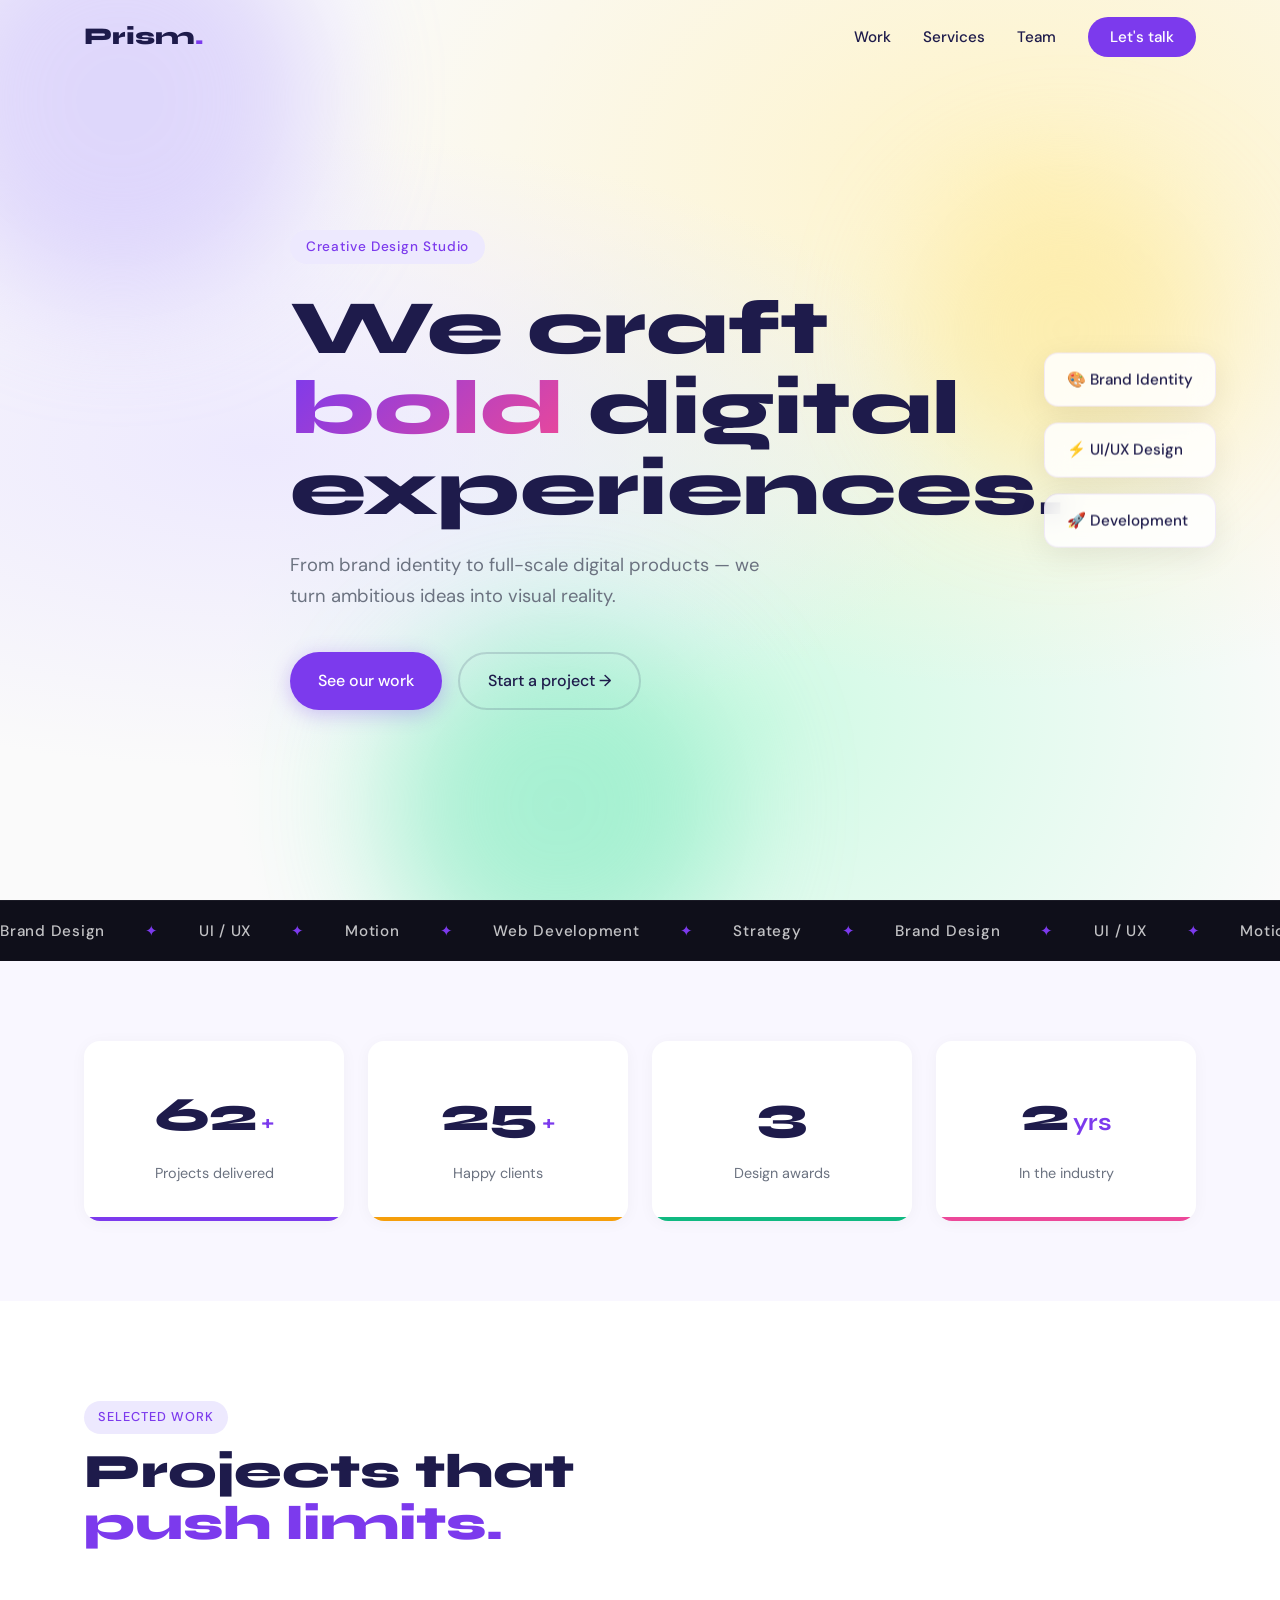
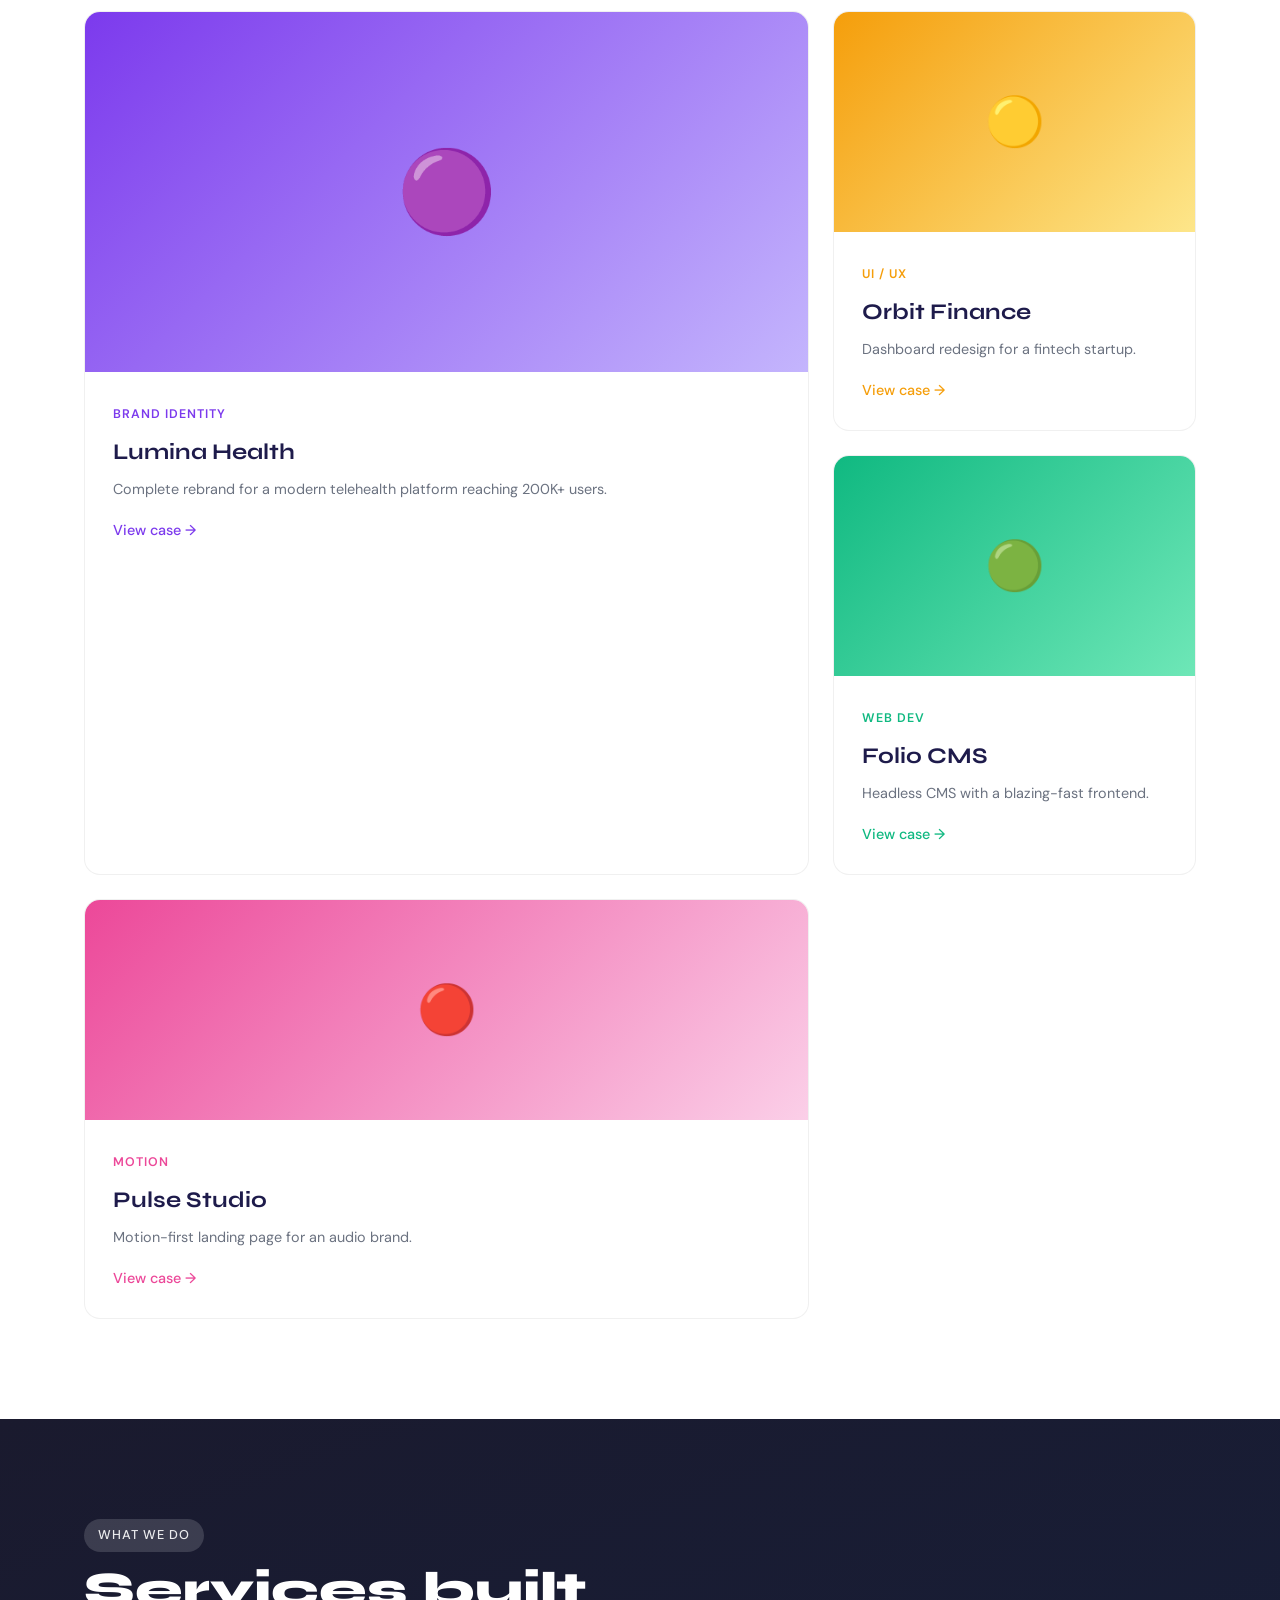
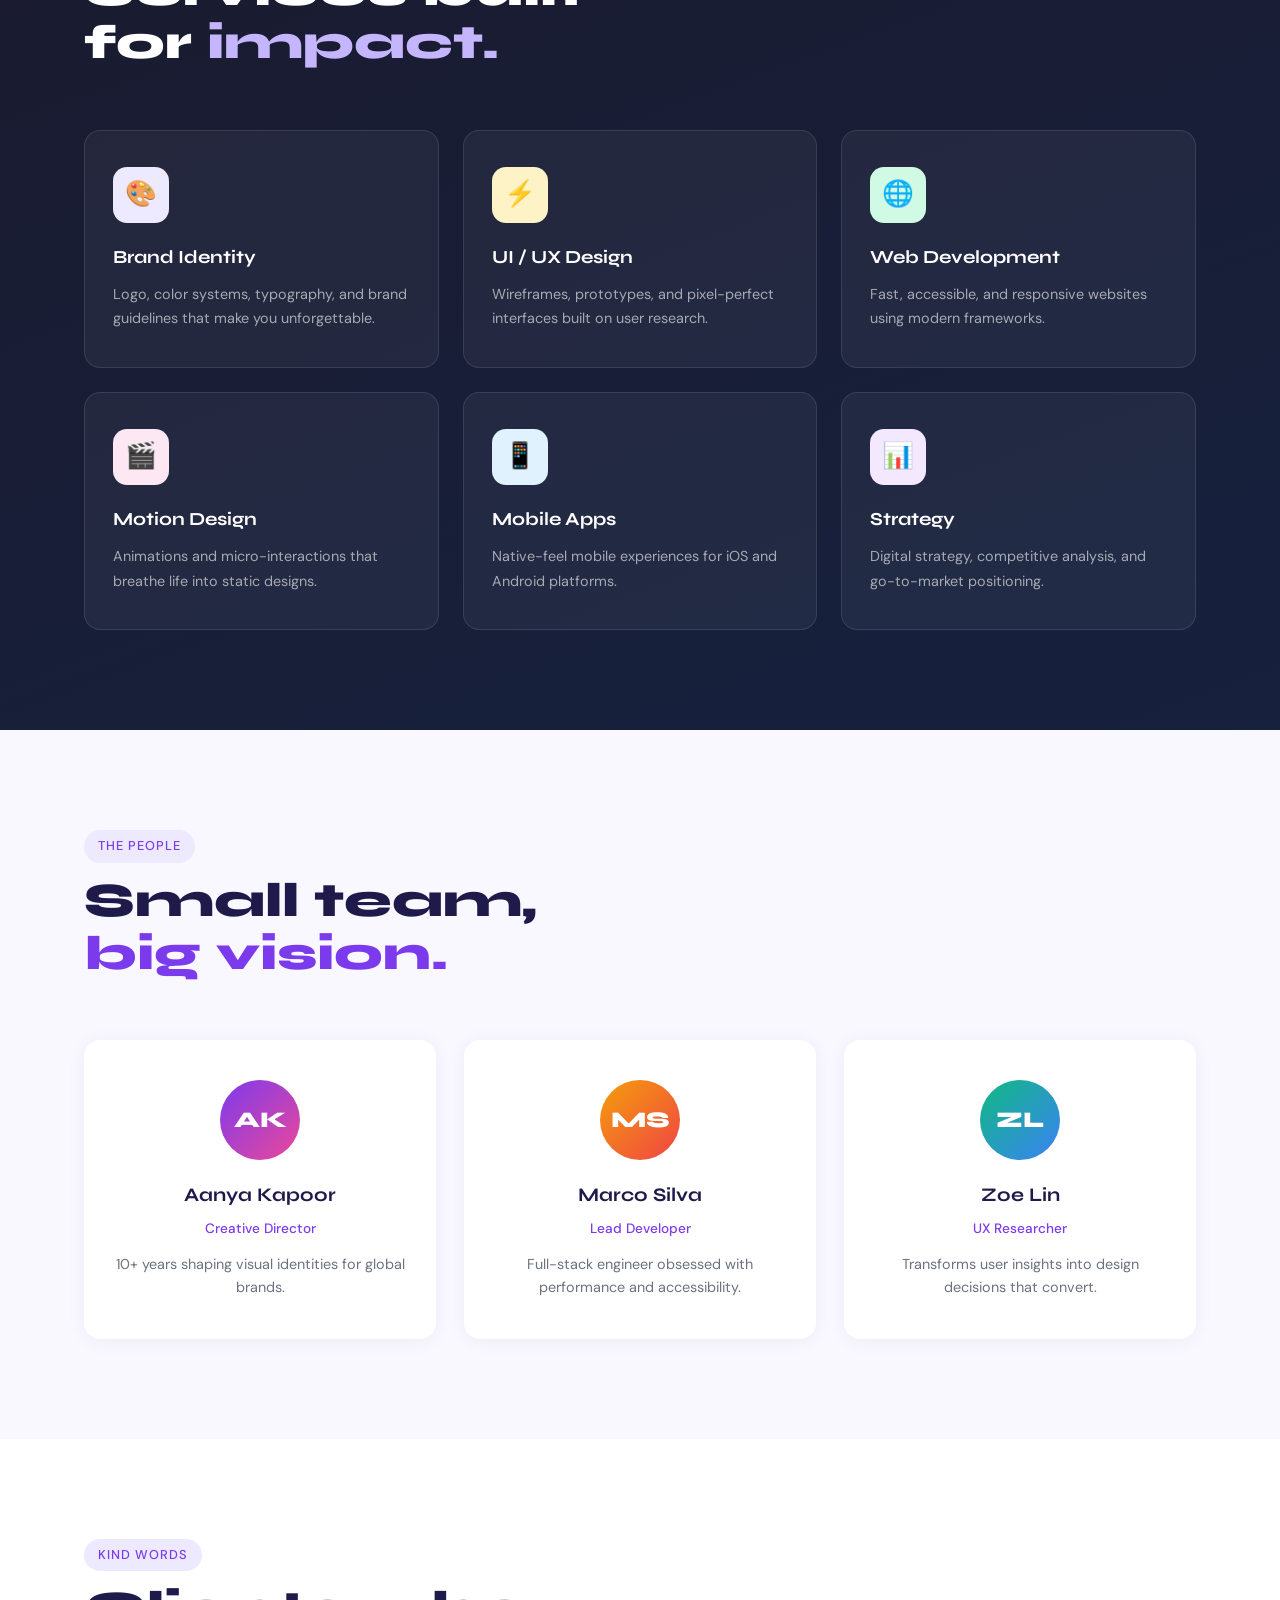
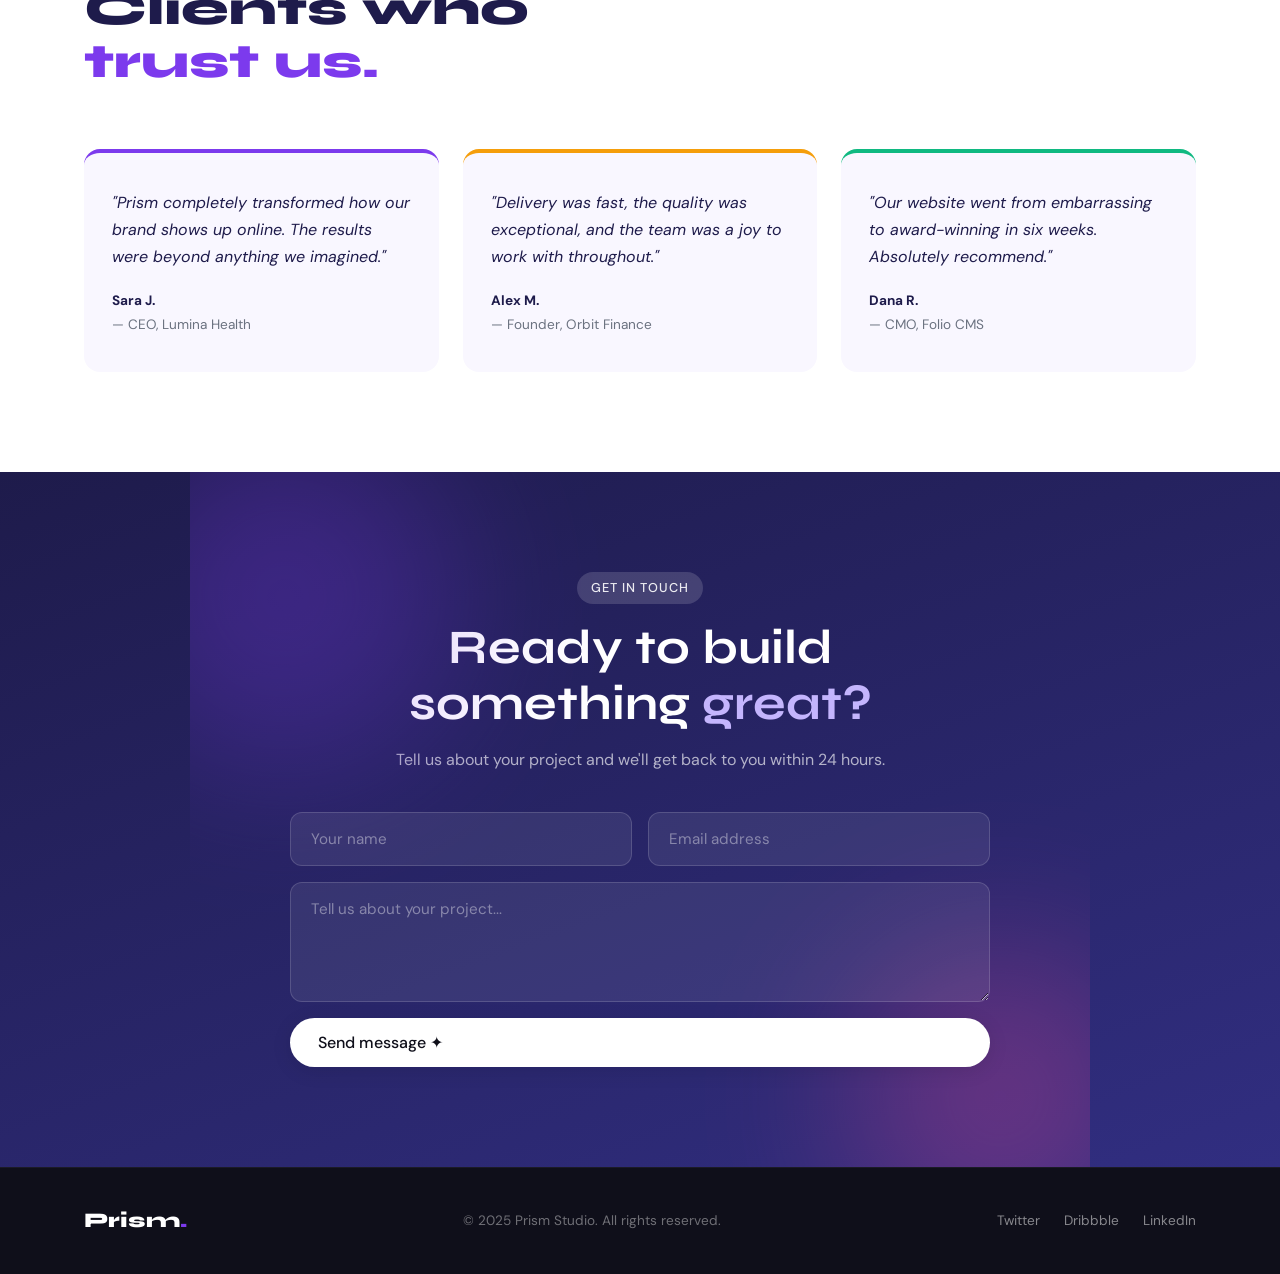
<file: AWS_projects/AWS-Project-1-Server-Monitoring-System/app/index.html>
<!DOCTYPE html>
<html lang="en">
<head>
  <meta charset="UTF-8" />
  <meta name="viewport" content="width=device-width, initial-scale=1.0"/>
  <title>Prism — Design Studio</title>
  <link rel="preconnect" href="https://fonts.googleapis.com">
  <link href="https://fonts.googleapis.com/css2?family=Syne:wght@700;800&family=DM+Sans:wght@400;500&display=swap" rel="stylesheet">
  <link rel="stylesheet" href="css/style.css" />
</head>
<body>

  <!-- NAV -->
  <nav class="nav" id="navbar">
    <div class="nav-inner">
      <a href="#" class="logo">Prism<span class="dot">.</span></a>
      <ul class="nav-links">
        <li><a href="#work">Work</a></li>
        <li><a href="#services">Services</a></li>
        <li><a href="#team">Team</a></li>
        <li><a href="#contact" class="nav-cta">Let's talk</a></li>
      </ul>
      <button class="hamburger" id="hamburger" aria-label="Open menu">
        <span></span><span></span><span></span>
      </button>
    </div>
  </nav>

  <!-- HERO -->
  <section class="hero">
    <div class="hero-bg">
      <div class="blob blob-1"></div>
      <div class="blob blob-2"></div>
      <div class="blob blob-3"></div>
    </div>
    <div class="hero-content">
      <span class="eyebrow">Creative Design Studio</span>
      <h1 class="hero-title">
        We craft
        <span class="highlight" id="rotating-word">bold</span>
        digital<br>experiences.
      </h1>
      <p class="hero-sub">From brand identity to full-scale digital products — we turn ambitious ideas into visual reality.</p>
      <div class="hero-actions">
        <a href="#work" class="btn btn-primary">See our work</a>
        <a href="#contact" class="btn btn-ghost">Start a project →</a>
      </div>
    </div>
    <div class="hero-cards">
      <div class="floating-card card-a">🎨 Brand Identity</div>
      <div class="floating-card card-b">⚡ UI/UX Design</div>
      <div class="floating-card card-c">🚀 Development</div>
    </div>
  </section>

  <!-- MARQUEE -->
  <div class="marquee-wrap">
    <div class="marquee-track">
      <span>Brand Design</span><span class="sep">✦</span>
      <span>UI / UX</span><span class="sep">✦</span>
      <span>Motion</span><span class="sep">✦</span>
      <span>Web Development</span><span class="sep">✦</span>
      <span>Strategy</span><span class="sep">✦</span>
      <span>Brand Design</span><span class="sep">✦</span>
      <span>UI / UX</span><span class="sep">✦</span>
      <span>Motion</span><span class="sep">✦</span>
      <span>Web Development</span><span class="sep">✦</span>
      <span>Strategy</span><span class="sep">✦</span>
    </div>
  </div>

  <!-- STATS -->
  <section class="stats">
    <div class="container">
      <div class="stat-grid">
        <div class="stat-card" data-color="violet">
          <span class="stat-num" data-target="120">0</span>
          <span class="stat-plus">+</span>
          <p>Projects delivered</p>
        </div>
        <div class="stat-card" data-color="orange">
          <span class="stat-num" data-target="48">0</span>
          <span class="stat-plus">+</span>
          <p>Happy clients</p>
        </div>
        <div class="stat-card" data-color="teal">
          <span class="stat-num" data-target="7">0</span>
          <span class="stat-plus"></span>
          <p>Design awards</p>
        </div>
        <div class="stat-card" data-color="pink">
          <span class="stat-num" data-target="5">0</span>
          <span class="stat-plus">yrs</span>
          <p>In the industry</p>
        </div>
      </div>
    </div>
  </section>

  <!-- WORK -->
  <section class="work" id="work">
    <div class="container">
      <div class="section-header">
        <span class="tag">Selected work</span>
        <h2>Projects that<br><em>push limits.</em></h2>
      </div>
      <div class="project-grid">
        <article class="project-card big" style="--accent:#7C3AED">
          <div class="project-img grad-violet">
            <span class="project-emoji">🟣</span>
          </div>
          <div class="project-info">
            <span class="project-tag">Brand Identity</span>
            <h3>Lumina Health</h3>
            <p>Complete rebrand for a modern telehealth platform reaching 200K+ users.</p>
            <a href="#" class="project-link">View case →</a>
          </div>
        </article>
        <article class="project-card" style="--accent:#F59E0B">
          <div class="project-img grad-amber">
            <span class="project-emoji">🟡</span>
          </div>
          <div class="project-info">
            <span class="project-tag">UI / UX</span>
            <h3>Orbit Finance</h3>
            <p>Dashboard redesign for a fintech startup.</p>
            <a href="#" class="project-link">View case →</a>
          </div>
        </article>
        <article class="project-card" style="--accent:#10B981">
          <div class="project-img grad-teal">
            <span class="project-emoji">🟢</span>
          </div>
          <div class="project-info">
            <span class="project-tag">Web Dev</span>
            <h3>Folio CMS</h3>
            <p>Headless CMS with a blazing-fast frontend.</p>
            <a href="#" class="project-link">View case →</a>
          </div>
        </article>
        <article class="project-card" style="--accent:#EC4899">
          <div class="project-img grad-pink">
            <span class="project-emoji">🔴</span>
          </div>
          <div class="project-info">
            <span class="project-tag">Motion</span>
            <h3>Pulse Studio</h3>
            <p>Motion-first landing page for an audio brand.</p>
            <a href="#" class="project-link">View case →</a>
          </div>
        </article>
      </div>
    </div>
  </section>

  <!-- SERVICES -->
  <section class="services" id="services">
    <div class="container">
      <div class="section-header light">
        <span class="tag tag-light">What we do</span>
        <h2>Services built<br>for <em>impact.</em></h2>
      </div>
      <div class="services-grid">
        <div class="service-card">
          <div class="service-icon" style="background:#EDE9FE;color:#7C3AED">🎨</div>
          <h3>Brand Identity</h3>
          <p>Logo, color systems, typography, and brand guidelines that make you unforgettable.</p>
        </div>
        <div class="service-card">
          <div class="service-icon" style="background:#FEF3C7;color:#D97706">⚡</div>
          <h3>UI / UX Design</h3>
          <p>Wireframes, prototypes, and pixel-perfect interfaces built on user research.</p>
        </div>
        <div class="service-card">
          <div class="service-icon" style="background:#D1FAE5;color:#059669">🌐</div>
          <h3>Web Development</h3>
          <p>Fast, accessible, and responsive websites using modern frameworks.</p>
        </div>
        <div class="service-card">
          <div class="service-icon" style="background:#FCE7F3;color:#DB2777">🎬</div>
          <h3>Motion Design</h3>
          <p>Animations and micro-interactions that breathe life into static designs.</p>
        </div>
        <div class="service-card">
          <div class="service-icon" style="background:#E0F2FE;color:#0284C7">📱</div>
          <h3>Mobile Apps</h3>
          <p>Native-feel mobile experiences for iOS and Android platforms.</p>
        </div>
        <div class="service-card">
          <div class="service-icon" style="background:#F3E8FF;color:#9333EA">📊</div>
          <h3>Strategy</h3>
          <p>Digital strategy, competitive analysis, and go-to-market positioning.</p>
        </div>
      </div>
    </div>
  </section>

  <!-- TEAM -->
  <section class="team" id="team">
    <div class="container">
      <div class="section-header">
        <span class="tag">The people</span>
        <h2>Small team,<br><em>big vision.</em></h2>
      </div>
      <div class="team-grid">
        <div class="team-card">
          <div class="avatar" style="background: linear-gradient(135deg,#7C3AED,#EC4899)">AK</div>
          <h3>Aanya Kapoor</h3>
          <span>Creative Director</span>
          <p>10+ years shaping visual identities for global brands.</p>
        </div>
        <div class="team-card">
          <div class="avatar" style="background: linear-gradient(135deg,#F59E0B,#EF4444)">MS</div>
          <h3>Marco Silva</h3>
          <span>Lead Developer</span>
          <p>Full-stack engineer obsessed with performance and accessibility.</p>
        </div>
        <div class="team-card">
          <div class="avatar" style="background: linear-gradient(135deg,#10B981,#3B82F6)">ZL</div>
          <h3>Zoe Lin</h3>
          <span>UX Researcher</span>
          <p>Transforms user insights into design decisions that convert.</p>
        </div>
      </div>
    </div>
  </section>

  <!-- TESTIMONIALS -->
  <section class="testimonials">
    <div class="container">
      <div class="section-header">
        <span class="tag">Kind words</span>
        <h2>Clients who<br><em>trust us.</em></h2>
      </div>
      <div class="testimonial-grid">
        <blockquote class="testimonial-card" style="--t-color:#7C3AED">
          <p>"Prism completely transformed how our brand shows up online. The results were beyond anything we imagined."</p>
          <footer><strong>Sara J.</strong> — CEO, Lumina Health</footer>
        </blockquote>
        <blockquote class="testimonial-card" style="--t-color:#F59E0B">
          <p>"Delivery was fast, the quality was exceptional, and the team was a joy to work with throughout."</p>
          <footer><strong>Alex M.</strong> — Founder, Orbit Finance</footer>
        </blockquote>
        <blockquote class="testimonial-card" style="--t-color:#10B981">
          <p>"Our website went from embarrassing to award-winning in six weeks. Absolutely recommend."</p>
          <footer><strong>Dana R.</strong> — CMO, Folio CMS</footer>
        </blockquote>
      </div>
    </div>
  </section>

  <!-- CONTACT CTA -->
  <section class="contact-cta" id="contact">
    <div class="container">
      <div class="cta-box">
        <div class="cta-blobs">
          <div class="cta-blob b1"></div>
          <div class="cta-blob b2"></div>
        </div>
        <span class="tag tag-light">Get in touch</span>
        <h2>Ready to build<br>something <em>great?</em></h2>
        <p>Tell us about your project and we'll get back to you within 24 hours.</p>
        <form class="contact-form" id="contactForm">
          <div class="form-row">
            <input type="text" placeholder="Your name" required />
            <input type="email" placeholder="Email address" required />
          </div>
          <textarea placeholder="Tell us about your project..." rows="4"></textarea>
          <button type="submit" class="btn btn-white">Send message ✦</button>
        </form>
        <div class="form-success" id="formSuccess">
          🎉 Thanks! We'll be in touch soon.
        </div>
      </div>
    </div>
  </section>

  <!-- FOOTER -->
  <footer class="footer">
    <div class="container footer-inner">
      <a href="#" class="logo">Prism<span class="dot">.</span></a>
      <p>© 2025 Prism Studio. All rights reserved.</p>
      <div class="footer-links">
        <a href="#">Twitter</a>
        <a href="#">Dribbble</a>
        <a href="#">LinkedIn</a>
      </div>
    </div>
  </footer>

  <script src="js/script.js"></script>
</body>
</html>
</file>
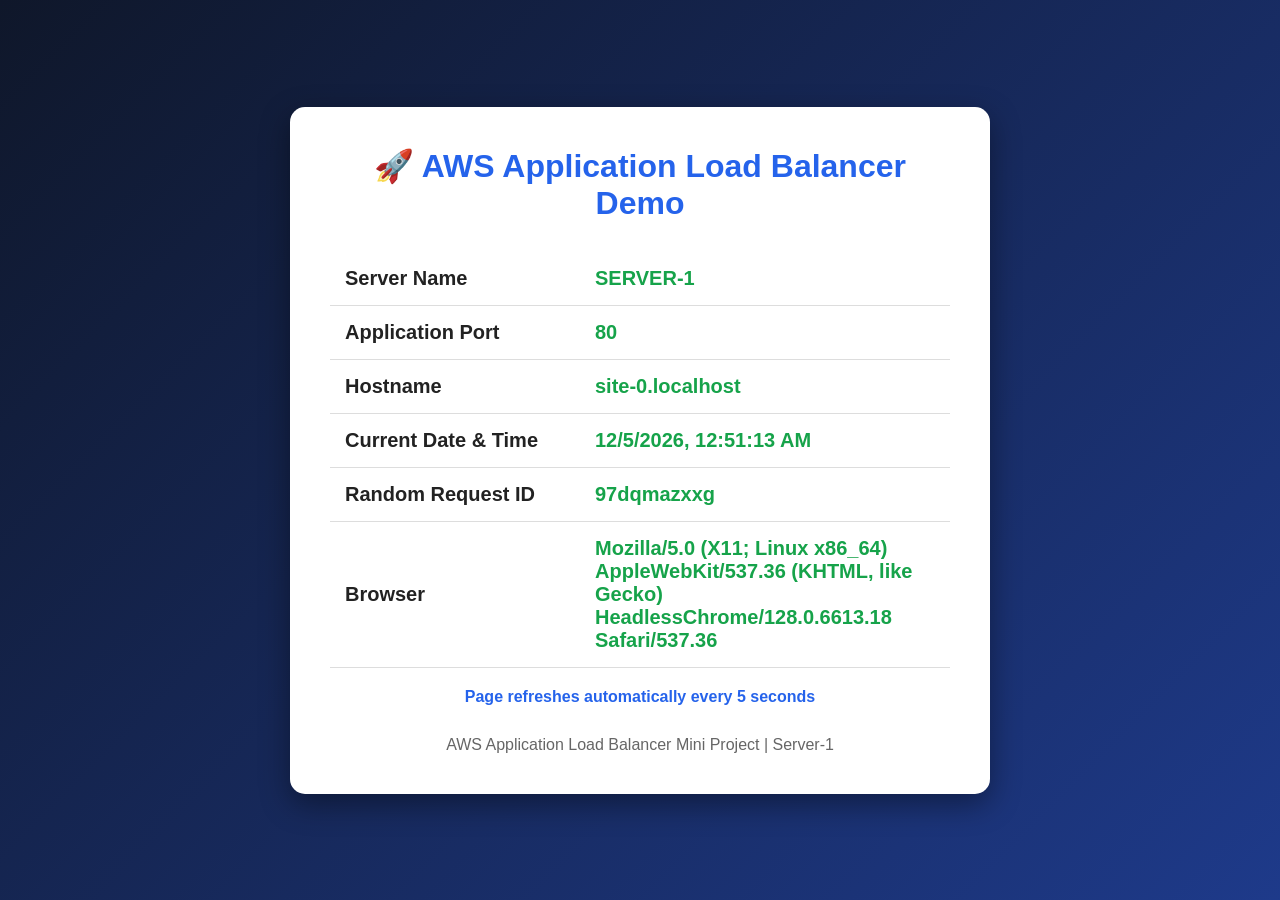
<file: AWS_projects/AWS-Application-Load-Balancer-Mini-Project/html/server1-index.html>
<!DOCTYPE html>
<html lang="en">

<head>
<meta charset="UTF-8">
<meta name="viewport" content="width=device-width, initial-scale=1.0">

<title>AWS ALB Load Balancer Test - Server 1</title>

<style>

*{
    margin:0;
    padding:0;
    box-sizing:border-box;
}

body{
    font-family:Arial, Helvetica, sans-serif;
    background:linear-gradient(135deg,#0f172a,#1e3a8a);
    color:white;
    display:flex;
    justify-content:center;
    align-items:center;
    height:100vh;
}

.container{
    width:700px;
    background:white;
    color:#222;
    border-radius:15px;
    padding:40px;
    box-shadow:0px 10px 30px rgba(0,0,0,.4);
}

h1{
    text-align:center;
    color:#2563eb;
    margin-bottom:30px;
}

table{
    width:100%;
    border-collapse:collapse;
}

td{
    padding:15px;
    border-bottom:1px solid #ddd;
    font-size:20px;
}

.label{
    font-weight:bold;
    width:250px;
}

.value{
    color:#16a34a;
    font-weight:bold;
}

.refresh{
    margin-top:20px;
    text-align:center;
    color:#2563eb;
    font-weight:bold;
}

.footer{
    text-align:center;
    margin-top:30px;
    color:#666;
}

</style>

</head>

<body>

<div class="container">

<h1>🚀 AWS Application Load Balancer Demo</h1>

<table>

<tr>
<td class="label">Server Name</td>
<td class="value" id="server"></td>
</tr>

<tr>
<td class="label">Application Port</td>
<td class="value" id="port"></td>
</tr>

<tr>
<td class="label">Hostname</td>
<td class="value" id="hostname"></td>
</tr>

<tr>
<td class="label">Current Date & Time</td>
<td class="value" id="time"></td>
</tr>

<tr>
<td class="label">Random Request ID</td>
<td class="value" id="request"></td>
</tr>

<tr>
<td class="label">Browser</td>
<td class="value" id="browser"></td>
</tr>

</table>

<div class="refresh">
Page refreshes automatically every 5 seconds
</div>

<div class="footer">
AWS Application Load Balancer Mini Project | Server-1
</div>

</div>

<script>

const SERVER_NAME="SERVER-1";
const APP_PORT="80";

document.getElementById("server").innerHTML=SERVER_NAME;
document.getElementById("port").innerHTML=APP_PORT;
document.getElementById("hostname").innerHTML=window.location.hostname;
document.getElementById("browser").innerHTML=navigator.userAgent;

function update(){

    let now=new Date();

    document.getElementById("time").innerHTML=now.toLocaleString();

    document.getElementById("request").innerHTML=
    Math.random().toString(36).substring(2,12);

}

update();

setInterval(update,1000);

setTimeout(function(){

    location.reload();

},5000);

</script>

</body>

</html>
</file>
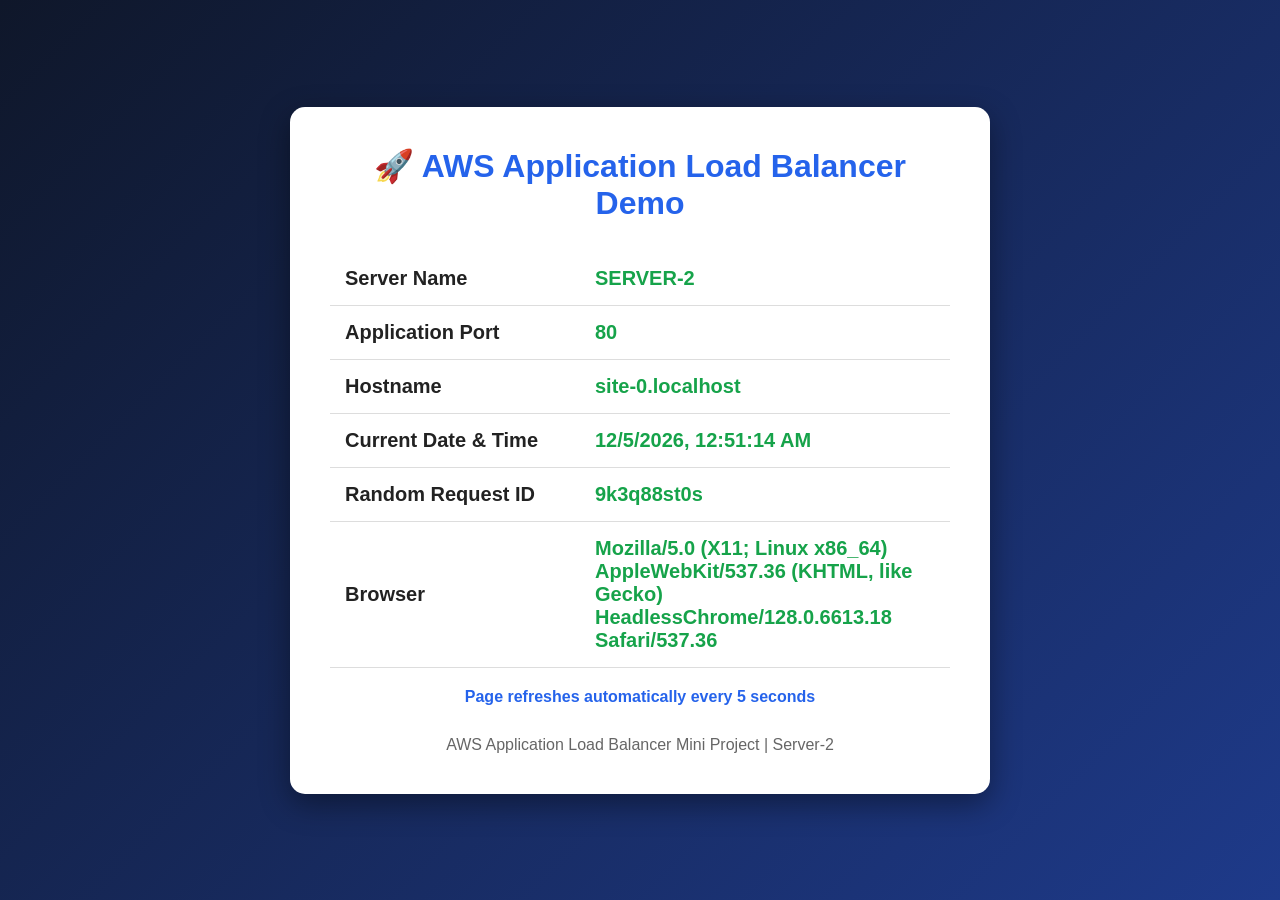
<file: AWS_projects/AWS-Application-Load-Balancer-Mini-Project/html/server2-index.html>
<!DOCTYPE html>
<html lang="en">

<head>
<meta charset="UTF-8">
<meta name="viewport" content="width=device-width, initial-scale=1.0">

<title>AWS ALB Load Balancer Test - Server 2</title>

<style>

*{
    margin:0;
    padding:0;
    box-sizing:border-box;
}

body{
    font-family:Arial, Helvetica, sans-serif;
    background:linear-gradient(135deg,#0f172a,#1e3a8a);
    color:white;
    display:flex;
    justify-content:center;
    align-items:center;
    height:100vh;
}

.container{
    width:700px;
    background:white;
    color:#222;
    border-radius:15px;
    padding:40px;
    box-shadow:0px 10px 30px rgba(0,0,0,.4);
}

h1{
    text-align:center;
    color:#2563eb;
    margin-bottom:30px;
}

table{
    width:100%;
    border-collapse:collapse;
}

td{
    padding:15px;
    border-bottom:1px solid #ddd;
    font-size:20px;
}

.label{
    font-weight:bold;
    width:250px;
}

.value{
    color:#16a34a;
    font-weight:bold;
}

.refresh{
    margin-top:20px;
    text-align:center;
    color:#2563eb;
    font-weight:bold;
}

.footer{
    text-align:center;
    margin-top:30px;
    color:#666;
}

</style>

</head>

<body>

<div class="container">

<h1>🚀 AWS Application Load Balancer Demo</h1>

<table>

<tr>
<td class="label">Server Name</td>
<td class="value" id="server"></td>
</tr>

<tr>
<td class="label">Application Port</td>
<td class="value" id="port"></td>
</tr>

<tr>
<td class="label">Hostname</td>
<td class="value" id="hostname"></td>
</tr>

<tr>
<td class="label">Current Date & Time</td>
<td class="value" id="time"></td>
</tr>

<tr>
<td class="label">Random Request ID</td>
<td class="value" id="request"></td>
</tr>

<tr>
<td class="label">Browser</td>
<td class="value" id="browser"></td>
</tr>

</table>

<div class="refresh">
Page refreshes automatically every 5 seconds
</div>

<div class="footer">
AWS Application Load Balancer Mini Project | Server-2
</div>

</div>

<script>

const SERVER_NAME="SERVER-2";
const APP_PORT="80";

document.getElementById("server").innerHTML=SERVER_NAME;
document.getElementById("port").innerHTML=APP_PORT;
document.getElementById("hostname").innerHTML=window.location.hostname;
document.getElementById("browser").innerHTML=navigator.userAgent;

function update(){

    let now=new Date();

    document.getElementById("time").innerHTML=now.toLocaleString();

    document.getElementById("request").innerHTML=
    Math.random().toString(36).substring(2,12);

}

update();

setInterval(update,1000);

setTimeout(function(){

    location.reload();

},5000);

</script>

</body>

</html>
</file>
<file: AWS_projects/AWS-Project-1-Server-Monitoring-System/app/css/style.css>
/* ================================
   PRISM STUDIO — style.css
   ================================ */

*, *::before, *::after { box-sizing: border-box; margin: 0; padding: 0; }

:root {
  --violet: #7C3AED;
  --violet-light: #EDE9FE;
  --amber: #F59E0B;
  --amber-light: #FEF3C7;
  --teal: #10B981;
  --teal-light: #D1FAE5;
  --pink: #EC4899;
  --pink-light: #FCE7F3;
  --dark: #0F0F1A;
  --dark-2: #1A1A2E;
  --text: #1E1B4B;
  --text-muted: #6B7280;
  --white: #FFFFFF;
  --surface: #F9F7FF;
  --radius: 16px;
  --transition: 0.3s ease;
}

html { scroll-behavior: smooth; }

body {
  font-family: 'DM Sans', sans-serif;
  background: var(--white);
  color: var(--text);
  overflow-x: hidden;
  line-height: 1.6;
}

h1, h2, h3, .logo { font-family: 'Syne', sans-serif; }
em { font-style: normal; }
a { text-decoration: none; color: inherit; }

.container {
  max-width: 1160px;
  margin: 0 auto;
  padding: 0 24px;
}

/* ===== NAV ===== */
.nav {
  position: fixed; top: 0; left: 0; right: 0; z-index: 100;
  padding: 18px 0;
  transition: background var(--transition), box-shadow var(--transition);
}
.nav.scrolled {
  background: rgba(255,255,255,0.95);
  backdrop-filter: blur(12px);
  box-shadow: 0 1px 20px rgba(0,0,0,0.08);
}
.nav-inner {
  max-width: 1160px; margin: 0 auto; padding: 0 24px;
  display: flex; align-items: center; justify-content: space-between;
}
.logo { font-size: 1.5rem; font-weight: 800; color: var(--text); }
.dot { color: var(--violet); }
.nav-links { list-style: none; display: flex; gap: 32px; align-items: center; }
.nav-links a { font-size: 0.95rem; font-weight: 500; color: var(--text); transition: color var(--transition); }
.nav-links a:hover { color: var(--violet); }
.nav-cta {
  background: var(--violet); color: #fff !important;
  padding: 10px 22px; border-radius: 50px;
  transition: transform var(--transition), box-shadow var(--transition) !important;
}
.nav-cta:hover { transform: translateY(-2px); box-shadow: 0 8px 24px rgba(124,58,237,0.35); }
.hamburger { display: none; flex-direction: column; gap: 5px; background: none; border: none; cursor: pointer; padding: 4px; }
.hamburger span { display: block; width: 24px; height: 2px; background: var(--text); border-radius: 2px; transition: var(--transition); }

/* ===== HERO ===== */
.hero {
  min-height: 100vh;
  display: flex; align-items: center; justify-content: center;
  padding: 120px 24px 80px;
  position: relative; overflow: hidden;
  background: radial-gradient(ellipse at 20% 50%, #EDE9FE 0%, transparent 50%),
              radial-gradient(ellipse at 80% 20%, #FEF3C7 0%, transparent 50%),
              radial-gradient(ellipse at 60% 80%, #D1FAE5 0%, transparent 50%),
              #FAFAFA;
}
.hero-bg { position: absolute; inset: 0; pointer-events: none; }
.blob {
  position: absolute; border-radius: 50%;
  filter: blur(60px); opacity: 0.5; animation: float 8s ease-in-out infinite;
}
.blob-1 { width: 400px; height: 400px; background: #C4B5FD; top: -100px; left: -80px; animation-delay: 0s; }
.blob-2 { width: 300px; height: 300px; background: #FDE68A; top: 20%; right: 5%; animation-delay: -3s; }
.blob-3 { width: 350px; height: 350px; background: #6EE7B7; bottom: -80px; left: 30%; animation-delay: -5s; }

@keyframes float {
  0%, 100% { transform: translate(0, 0) scale(1); }
  33% { transform: translate(20px, -30px) scale(1.05); }
  66% { transform: translate(-15px, 20px) scale(0.95); }
}

.hero-content { position: relative; z-index: 2; max-width: 700px; }
.eyebrow {
  display: inline-block; font-size: 0.85rem; font-weight: 500;
  background: var(--violet-light); color: var(--violet);
  padding: 6px 16px; border-radius: 50px; margin-bottom: 24px; letter-spacing: 0.05em;
}
.hero-title {
  font-size: clamp(2.8rem, 6vw, 5rem);
  font-weight: 800; line-height: 1.05; color: var(--text);
  margin-bottom: 20px;
}
.highlight {
  background: linear-gradient(135deg, var(--violet), var(--pink));
  -webkit-background-clip: text; -webkit-text-fill-color: transparent;
  background-clip: text;
  display: inline-block; transition: opacity 0.3s;
}
.hero-sub { font-size: 1.15rem; color: var(--text-muted); max-width: 500px; margin-bottom: 40px; line-height: 1.7; }
.hero-actions { display: flex; gap: 16px; flex-wrap: wrap; }

.btn {
  display: inline-flex; align-items: center; gap: 8px;
  padding: 14px 28px; border-radius: 50px;
  font-family: 'DM Sans', sans-serif; font-size: 1rem; font-weight: 500;
  cursor: pointer; transition: transform var(--transition), box-shadow var(--transition);
  border: none;
}
.btn:hover { transform: translateY(-3px); }
.btn-primary { background: var(--violet); color: #fff; box-shadow: 0 4px 20px rgba(124,58,237,0.3); }
.btn-primary:hover { box-shadow: 0 12px 32px rgba(124,58,237,0.45); }
.btn-ghost { background: transparent; color: var(--text); border: 2px solid rgba(30,27,75,0.15); }
.btn-ghost:hover { border-color: var(--violet); color: var(--violet); }
.btn-white { background: #fff; color: var(--dark); box-shadow: 0 4px 20px rgba(0,0,0,0.1); }
.btn-white:hover { box-shadow: 0 12px 32px rgba(0,0,0,0.15); }

.hero-cards {
  position: absolute; right: 5%; top: 50%; transform: translateY(-50%);
  display: flex; flex-direction: column; gap: 16px; z-index: 2;
}
.floating-card {
  background: rgba(255,255,255,0.85);
  backdrop-filter: blur(12px);
  border: 1px solid rgba(124,58,237,0.1);
  padding: 14px 22px; border-radius: 14px;
  font-weight: 500; font-size: 0.95rem;
  box-shadow: 0 8px 32px rgba(0,0,0,0.08);
  animation: floatCard 4s ease-in-out infinite;
}
.card-a { animation-delay: 0s; }
.card-b { animation-delay: -1.3s; }
.card-c { animation-delay: -2.6s; }
@keyframes floatCard {
  0%, 100% { transform: translateY(0); }
  50% { transform: translateY(-10px); }
}

/* ===== MARQUEE ===== */
.marquee-wrap {
  overflow: hidden; background: var(--dark); padding: 18px 0;
  border-top: 1px solid rgba(255,255,255,0.05);
}
.marquee-track {
  display: flex; gap: 40px; white-space: nowrap;
  animation: marquee 20s linear infinite;
  width: max-content;
}
.marquee-track span { color: rgba(255,255,255,0.75); font-size: 0.95rem; font-weight: 500; letter-spacing: 0.05em; }
.marquee-track .sep { color: var(--violet); }
@keyframes marquee { from { transform: translateX(0); } to { transform: translateX(-50%); } }

/* ===== STATS ===== */
.stats { padding: 80px 0; background: var(--surface); }
.stat-grid { display: grid; grid-template-columns: repeat(4, 1fr); gap: 24px; }
.stat-card {
  background: #fff; border-radius: var(--radius); padding: 36px 28px;
  text-align: center; box-shadow: 0 2px 16px rgba(0,0,0,0.04);
  transition: transform var(--transition), box-shadow var(--transition);
  position: relative; overflow: hidden;
}
.stat-card::before {
  content: ''; position: absolute; bottom: 0; left: 0; right: 0; height: 4px;
}
.stat-card[data-color="violet"]::before { background: var(--violet); }
.stat-card[data-color="orange"]::before { background: var(--amber); }
.stat-card[data-color="teal"]::before { background: var(--teal); }
.stat-card[data-color="pink"]::before { background: var(--pink); }
.stat-card:hover { transform: translateY(-6px); box-shadow: 0 16px 40px rgba(0,0,0,0.1); }
.stat-num { font-family: 'Syne', sans-serif; font-size: 3rem; font-weight: 800; color: var(--text); }
.stat-plus { font-family: 'Syne', sans-serif; font-size: 1.5rem; font-weight: 700; color: var(--violet); }
.stat-card p { color: var(--text-muted); font-size: 0.9rem; margin-top: 8px; }

/* ===== SECTION HEADER ===== */
.section-header { margin-bottom: 60px; }
.section-header h2 {
  font-size: clamp(2rem, 4vw, 3rem); font-weight: 800; line-height: 1.1;
  color: var(--text); margin-top: 12px;
}
.section-header.light h2 { color: #fff; }
.section-header em { color: var(--violet); }
.section-header.light em { color: #C4B5FD; }
.tag {
  display: inline-block; font-size: 0.8rem; font-weight: 500; letter-spacing: 0.08em;
  text-transform: uppercase; background: var(--violet-light); color: var(--violet);
  padding: 6px 14px; border-radius: 50px;
}
.tag-light { background: rgba(255,255,255,0.15); color: rgba(255,255,255,0.9); }

/* ===== WORK ===== */
.work { padding: 100px 0; }
.project-grid {
  display: grid;
  grid-template-columns: 2fr 1fr;
  grid-template-rows: auto auto;
  gap: 24px;
}
.project-card {
  border-radius: var(--radius); overflow: hidden; background: #fff;
  border: 1px solid rgba(0,0,0,0.06);
  transition: transform var(--transition), box-shadow var(--transition);
  display: flex; flex-direction: column;
}
.project-card:hover { transform: translateY(-6px); box-shadow: 0 20px 60px rgba(0,0,0,0.12); }
.project-card.big { grid-row: span 2; flex-direction: column; }
.project-img {
  height: 220px; display: flex; align-items: center; justify-content: center;
  font-size: 3rem;
}
.project-card.big .project-img { height: 360px; font-size: 5rem; }
.grad-violet { background: linear-gradient(135deg, #7C3AED, #C4B5FD); }
.grad-amber  { background: linear-gradient(135deg, #F59E0B, #FDE68A); }
.grad-teal   { background: linear-gradient(135deg, #10B981, #6EE7B7); }
.grad-pink   { background: linear-gradient(135deg, #EC4899, #FBCFE8); }
.project-info { padding: 28px; flex: 1; }
.project-tag {
  font-size: 0.78rem; text-transform: uppercase; letter-spacing: 0.08em;
  color: var(--accent, var(--violet)); font-weight: 600;
}
.project-info h3 { font-size: 1.4rem; margin: 8px 0; }
.project-info p { color: var(--text-muted); font-size: 0.9rem; margin-bottom: 16px; }
.project-link { color: var(--accent, var(--violet)); font-weight: 500; font-size: 0.9rem; transition: gap var(--transition); }
.project-link:hover { text-decoration: underline; }

/* ===== SERVICES ===== */
.services {
  padding: 100px 0;
  background: linear-gradient(160deg, var(--dark-2) 0%, #16213E 100%);
}
.services-grid { display: grid; grid-template-columns: repeat(3, 1fr); gap: 24px; }
.service-card {
  background: rgba(255,255,255,0.05);
  border: 1px solid rgba(255,255,255,0.1);
  border-radius: var(--radius); padding: 36px 28px;
  transition: background var(--transition), transform var(--transition);
}
.service-card:hover { background: rgba(255,255,255,0.1); transform: translateY(-4px); }
.service-icon { width: 56px; height: 56px; border-radius: 14px; display: flex; align-items: center; justify-content: center; font-size: 1.6rem; margin-bottom: 20px; }
.service-card h3 { font-size: 1.15rem; color: #fff; margin-bottom: 10px; }
.service-card p { color: rgba(255,255,255,0.6); font-size: 0.9rem; line-height: 1.7; }

/* ===== TEAM ===== */
.team { padding: 100px 0; background: var(--surface); }
.team-grid { display: grid; grid-template-columns: repeat(3, 1fr); gap: 28px; }
.team-card {
  background: #fff; border-radius: var(--radius); padding: 40px 28px;
  text-align: center; box-shadow: 0 2px 20px rgba(0,0,0,0.05);
  transition: transform var(--transition), box-shadow var(--transition);
}
.team-card:hover { transform: translateY(-6px); box-shadow: 0 20px 50px rgba(0,0,0,0.1); }
.avatar {
  width: 80px; height: 80px; border-radius: 50%; margin: 0 auto 20px;
  display: flex; align-items: center; justify-content: center;
  font-family: 'Syne', sans-serif; font-weight: 800; font-size: 1.4rem; color: #fff;
}
.team-card h3 { font-size: 1.2rem; margin-bottom: 4px; }
.team-card span { font-size: 0.85rem; color: var(--violet); font-weight: 500; }
.team-card p { color: var(--text-muted); font-size: 0.9rem; margin-top: 12px; line-height: 1.6; }

/* ===== TESTIMONIALS ===== */
.testimonials { padding: 100px 0; }
.testimonial-grid { display: grid; grid-template-columns: repeat(3, 1fr); gap: 24px; }
.testimonial-card {
  background: var(--surface); border-radius: var(--radius); padding: 36px 28px;
  border-top: 4px solid var(--t-color, var(--violet));
  transition: transform var(--transition);
}
.testimonial-card:hover { transform: translateY(-4px); }
.testimonial-card p { font-size: 1rem; line-height: 1.7; color: var(--text); margin-bottom: 20px; font-style: italic; }
.testimonial-card footer { font-size: 0.85rem; color: var(--text-muted); }
.testimonial-card footer strong { color: var(--text); display: block; margin-bottom: 2px; }

/* ===== CONTACT CTA ===== */
.contact-cta {
  padding: 100px 0;
  background: linear-gradient(160deg, #1E1B4B, #312E81);
}
.cta-box {
  max-width: 700px; margin: 0 auto; text-align: center; position: relative;
}
.cta-blobs { position: absolute; inset: -100px; pointer-events: none; overflow: hidden; }
.cta-blob { position: absolute; border-radius: 50%; filter: blur(80px); opacity: 0.3; }
.b1 { width: 350px; height: 350px; background: #7C3AED; top: -50px; left: -80px; }
.b2 { width: 300px; height: 300px; background: #EC4899; bottom: -80px; right: -60px; }
.cta-box h2 { font-size: clamp(2rem, 4vw, 3rem); color: #fff; margin: 16px 0; line-height: 1.15; }
.cta-box h2 em { color: #C4B5FD; }
.cta-box > p { color: rgba(255,255,255,0.65); margin-bottom: 40px; font-size: 1rem; }
.contact-form { display: flex; flex-direction: column; gap: 16px; position: relative; z-index: 2; }
.form-row { display: grid; grid-template-columns: 1fr 1fr; gap: 16px; }
.contact-form input, .contact-form textarea {
  padding: 16px 20px; border-radius: 12px; border: 1px solid rgba(255,255,255,0.15);
  background: rgba(255,255,255,0.08); color: #fff; font-family: 'DM Sans', sans-serif;
  font-size: 0.95rem; transition: border-color var(--transition), background var(--transition);
}
.contact-form input::placeholder, .contact-form textarea::placeholder { color: rgba(255,255,255,0.4); }
.contact-form input:focus, .contact-form textarea:focus {
  outline: none; border-color: rgba(196,181,253,0.5); background: rgba(255,255,255,0.12);
}
.contact-form textarea { resize: vertical; min-height: 120px; }
.form-success {
  display: none; margin-top: 20px; padding: 16px 24px;
  background: rgba(16,185,129,0.15); border: 1px solid rgba(16,185,129,0.4);
  border-radius: 12px; color: #6EE7B7; font-weight: 500; font-size: 1rem;
}

/* ===== FOOTER ===== */
.footer {
  background: var(--dark); padding: 36px 0;
  border-top: 1px solid rgba(255,255,255,0.05);
}
.footer-inner { display: flex; align-items: center; justify-content: space-between; flex-wrap: wrap; gap: 16px; }
.footer .logo { color: #fff; font-size: 1.3rem; }
.footer p { color: rgba(255,255,255,0.4); font-size: 0.85rem; }
.footer-links { display: flex; gap: 24px; }
.footer-links a { color: rgba(255,255,255,0.5); font-size: 0.85rem; transition: color var(--transition); }
.footer-links a:hover { color: #fff; }

/* ===== SCROLL REVEAL ===== */
.reveal { opacity: 0; transform: translateY(30px); transition: opacity 0.6s ease, transform 0.6s ease; }
.reveal.visible { opacity: 1; transform: translateY(0); }

/* ===== RESPONSIVE ===== */
@media (max-width: 900px) {
  .stat-grid { grid-template-columns: repeat(2, 1fr); }
  .project-grid { grid-template-columns: 1fr; }
  .project-card.big { grid-row: span 1; }
  .services-grid { grid-template-columns: repeat(2, 1fr); }
  .team-grid { grid-template-columns: repeat(2, 1fr); }
  .testimonial-grid { grid-template-columns: 1fr; }
  .hero-cards { display: none; }
}
@media (max-width: 640px) {
  .nav-links { display: none; }
  .hamburger { display: flex; }
  .stat-grid { grid-template-columns: 1fr 1fr; }
  .services-grid { grid-template-columns: 1fr; }
  .team-grid { grid-template-columns: 1fr; }
  .form-row { grid-template-columns: 1fr; }
  .footer-inner { flex-direction: column; text-align: center; }
  .hero-title { font-size: 2.4rem; }
}

@media (prefers-reduced-motion: reduce) {
  .blob, .floating-card, .marquee-track { animation: none; }
  .reveal { opacity: 1; transform: none; }
}
</file>
